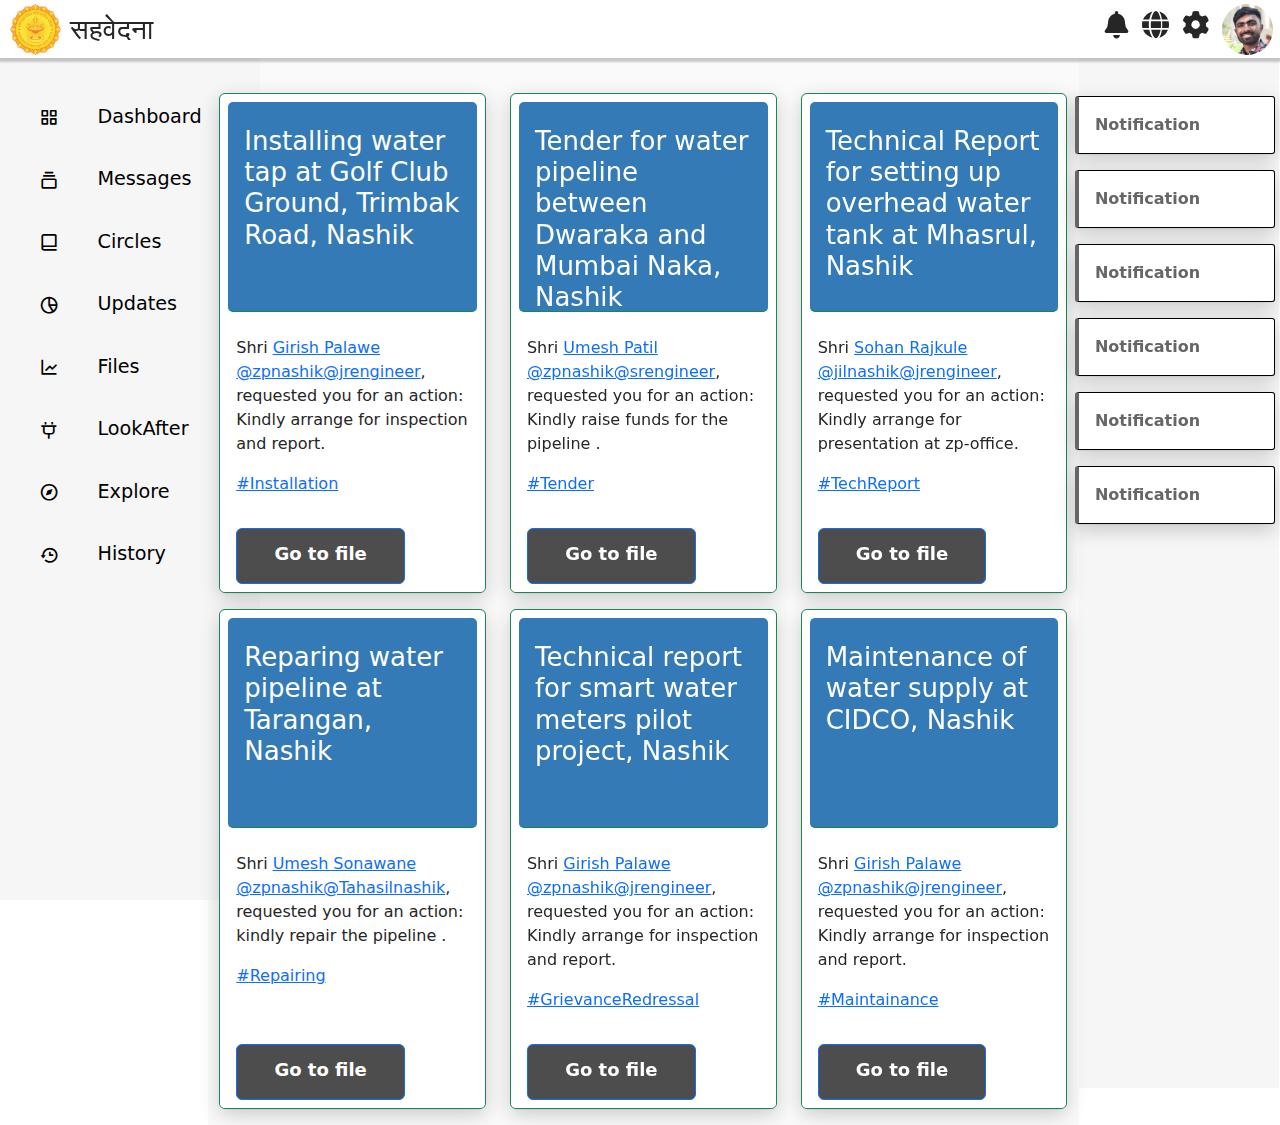
<file: index.html>
<!DOCTYPE html>
<html lang="en" dir="ltr">

<head>
    <meta charset="UTF-8" />
    <meta name="viewport" content="width=device-width, initial-scale=1.0" />

    <!-- Icons  -->
    <link href='https://unpkg.com/boxicons@2.0.7/css/boxicons.min.css' rel='stylesheet' />
    <link rel="stylesheet" href="https://cdnjs.cloudflare.com/ajax/libs/font-awesome/6.3.0/css/all.min.css" />

    <!--Google Font Open Sans-->
    <link href='https://fonts.googleapis.com/css?family=Open Sans' rel='stylesheet' />

    <!-- Bootstrap CSS  -->
    <link href="https://cdn.jsdelivr.net/npm/bootstrap@5.3.0-alpha1/dist/css/bootstrap.min.css" rel="stylesheet" />

    <!-- Stylesheet  -->
    <link rel="stylesheet" href="dashboard.css" />
</head>

<body>
    <!-- topbar  -->
    <div class="topbar">
        <img src="images/govt.png" alt="" class="gov-logo">
        <h3 class="main-head">सहवेदना</h3>
        <img src="images/mama.jpg" alt="" class="user-profile">
        <i class="fa fa-gear "></i>
        <i class="fa-solid fa-globe"></i>
        <i class="fa-solid fa-bell"></i>
    </div>
    <!-- topbar ends -->

    <!--Left SideBar-->
    <div class="sidebar">
        <ul class="nav-links">
            <li id="menu-btn">
                <i class='bx bx-menu'></i>
            </li>
            <li>
                <a href="#">
                    <i class='bx bx-grid-alt'></i>
                    <span class="link_name">Dashboard</span>
                </a>

                <ul class="sub-menu blank">
                    <li><a class="link_name" href="#">HOME</a></li>
                </ul>
            </li>
            <li>
                <div class="iocn-link">
                    <a href="#">
                        <i class='bx bx-collection'></i>
                        <span class="link_name">Messages</span>
                    </a>

            </li>
            <li>
                <div class="iocn-link">
                    <a href="#">
                        <i class='bx bx-book-alt'></i>
                        <span class="link_name">Circles</span>
                    </a>

            </li>
            <li>
                <a href="#">
                    <i class='bx bx-pie-chart-alt-2'></i>
                    <span class="link_name">Updates</span>
                </a>
                <ul class="sub-menu blank">
                    <li><a class="link_name" href="#">Updates</a></li>
                </ul>
            </li>
            <li>
                <a href="#">
                    <i class='bx bx-line-chart'></i>
                    <span class="link_name">Files</span>
                </a>
                <ul class="sub-menu blank">
                    <li><a class="link_name" href="#">Files</a></li>
                </ul>
            </li>
            <li>
                <div class="iocn-link">
                    <a href="#">
                        <i class='bx bx-plug'></i>
                        <span class="link_name">LookAfter</span>
                    </a>

            </li>
            <li>
                <a href="#">
                    <i class='bx bx-compass'></i>
                    <span class="link_name">Explore</span>
                </a>
                <ul class="sub-menu blank">
                    <li><a class="link_name" href="#">Explore</a></li>
                </ul>
            </li>
            <li>
                <a href="#">
                    <i class='bx bx-history'></i>
                    <span class="link_name">History</span>
                </a>
                <ul class="sub-menu blank">
                    <li><a class="link_name" href="#">History</a></li>
                </ul>
            </li>

        </ul>
    </div>
    <!--Left SideBar Ends-->

    <div class="container">
        <!-- Cards section starts  -->
        <div class="middlepane">
            <div class="row">
                <div class="col-md-4">
                    <div class="card border-success mb-3" style="max-width: 18rem;">
                        <div class="card-header  border-success">
                            <h5 class="card-title">Installing water tap at Golf Club Ground, Trimbak Road, Nashik</h5>

                        </div>
                        <div class="card-body">

                            <p class="card-text">Shri <a href="">Girish Palawe @zpnashik@jrengineer</a>, requested you
                                for an action: Kindly arrange for inspection and report.
                            </p>
                            <p class="card-text"> <a href="">#Installation</a>
                            </p>
                        </div>
                        <div class="card-footer">
                            <a href="filepage.html" class="btn btn-primary">Go to file</a>
                        </div>
                    </div>
                </div>

                <div class="col-md-4">
                    <div class="card border-success mb-3" style="max-width: 18rem;">
                        <div class="card-header  border-success">
                            <h5 class="card-title">Tender for water pipeline between Dwaraka and Mumbai Naka, Nashik
                            </h5>

                        </div>
                        <div class="card-body">

                            <p class="card-text">Shri <a href="">Umesh Patil @zpnashik@srengineer</a>, requested you for
                                an action: Kindly raise funds for the pipeline .
                            </p>
                            <p class="card-text"> <a href="">#Tender</a>
                            </p>
                        </div>
                        <div class="card-footer">
                            <a href="#" class="btn btn-primary">Go to file</a>
                        </div>
                    </div>
                </div>

                <div class="col-md-4">
                    <div class="card border-success mb-3" style="max-width: 18rem;">
                        <div class="card-header  border-success">
                            <h5 class="card-title">Technical Report for setting up overhead water tank at Mhasrul,
                                Nashik</h5>
                            <!-- <p class="card-text">Lorem ipsum dolor sit amet consectetur adipisicing elit. Consequatur
                                quo beatae
                                impedit, neque repellat praesentium omnis animi nisi nemo quidem tempore aut eligendi
                            </p> -->
                        </div>
                        <div class="card-body">

                            <p class="card-text">Shri <a href="">Sohan Rajkule @jilnashik@jrengineer</a>, requested you
                                for an action: Kindly arrange for presentation at zp-office.
                            </p>
                            <p class="card-text"> <a href="">#TechReport</a>
                            </p>
                        </div>
                        <div class="card-footer">
                            <a href="#" class="btn btn-primary">Go to file</a>
                        </div>
                    </div>
                </div>
            </div>

            <div class="row">
                <div class="col-md-4">
                    <div class="card border-success mb-3" style="max-width: 18rem;">
                        <div class="card-header  border-success">
                            <h5 class="card-title">Reparing water pipeline at Tarangan, Nashik</h5>

                        </div>
                        <div class="card-body">

                            <p class="card-text">Shri <a href="">Umesh Sonawane @zpnashik@Tahasilnashik</a>, requested
                                you for an action: kindly repair the pipeline .
                            </p>
                            <p class="card-text"> <a href="">#Repairing</a>
                            </p>
                        </div>
                        <div class="card-footer">
                            <a href="#" class="btn btn-primary">Go to file</a>
                        </div>
                    </div>
                </div>

                <div class="col-md-4">
                    <div class="card border-success mb-3" style="max-width: 18rem;">
                        <div class="card-header  border-success">
                            <h5 class="card-title">Technical report for smart water meters pilot project, Nashik</h5>

                        </div>
                        <div class="card-body">

                            <p class="card-text">Shri <a href="">Girish Palawe @zpnashik@jrengineer</a>, requested you
                                for an action: Kindly arrange for inspection and report.
                            </p>
                            <p class="card-text"> <a href="">#GrievanceRedressal</a>
                            </p>
                        </div>
                        <div class="card-footer">
                            <a href="#" class="btn btn-primary">Go to file</a>
                        </div>
                    </div>
                </div>

                <div class="col-md-4">
                    <div class="card border-success mb-3" style="max-width: 18rem;">
                        <div class="card-header  border-success">
                            <h5 class="card-title">Maintenance of water supply at CIDCO, Nashik</h5>
                            <!-- <p class="card-text">Lorem ipsum dolor sit amet consectetur adipisicing elit. Consequatur
                                quo beatae
                                impedit, neque repellat praesentium omnis animi nisi nemo quidem tempore aut eligendi
                            </p> -->
                        </div>
                        <div class="card-body">

                            <p class="card-text">Shri <a href="">Girish Palawe @zpnashik@jrengineer</a>, requested you
                                for an action: Kindly arrange for inspection and report.
                            </p>
                            <p class="card-text"> <a href="">#Maintainance</a>
                            </p>
                        </div>
                        <div class="card-footer">
                            <a href="#" class="btn btn-primary">Go to file</a>
                        </div>
                    </div>
                </div>
            </div>
        </div>
        <!-- Cards section starts  ends -->

        <!-- <div class="middlepane">
            <div class="card border-success mb-3" style="max-width: 18rem;">
                <div class="card-header  border-success">Reparing damaged pipeline at tarangan, Trimbak road, Nashik
                </div>
                <div class="card-body text-success">
                    <h5 class="card-title">Success card title</h5>
                    <p class="card-text">Lorem ipsum dolor sit amet consectetur adipisicing elit. Consequatur quo beatae
                        impedit, neque repellat praesentium omnis animi nisi nemo quidem tempore aut eligendi voluptatum
                        corporis assumenda dicta! Doloremque, quam natus!</p>
                </div>
                <div class="card-footer  border-success">
                    <a href="#" class="btn btn-primary">Go to file</a>
                </div>
            </div>
        </div> -->
    </div>

    <!-- Right notification section starts -->
    <div class="rightpane">
        <!-- <h1>Lorem ipsum dolor sit amet consectetur, adipisicing elit. Sunt officia consequatur fugiat unde commodi
            libero perferendis iusto eveniet quo omnis.</h1> -->
        <div class="alert" role="alert">
            Notification
        </div>

        <div class="alert" role="alert">
            Notification
        </div>

        <div class="alert" role="alert">
            Notification
        </div>

        <div class="alert" role="alert">
            Notification
        </div>
        <div class="alert" role="alert">
            Notification
        </div>

        <div class="alert" role="alert">
            Notification
        </div>


    </div>
    <!-- Right notification section ends  -->


    <!-- bootstrap JS  -->
    <script src="https://cdn.jsdelivr.net/npm/bootstrap@5.3.0-alpha1/dist/js/bootstrap.bundle.min.js"></script>
</body>

</html>
</file>
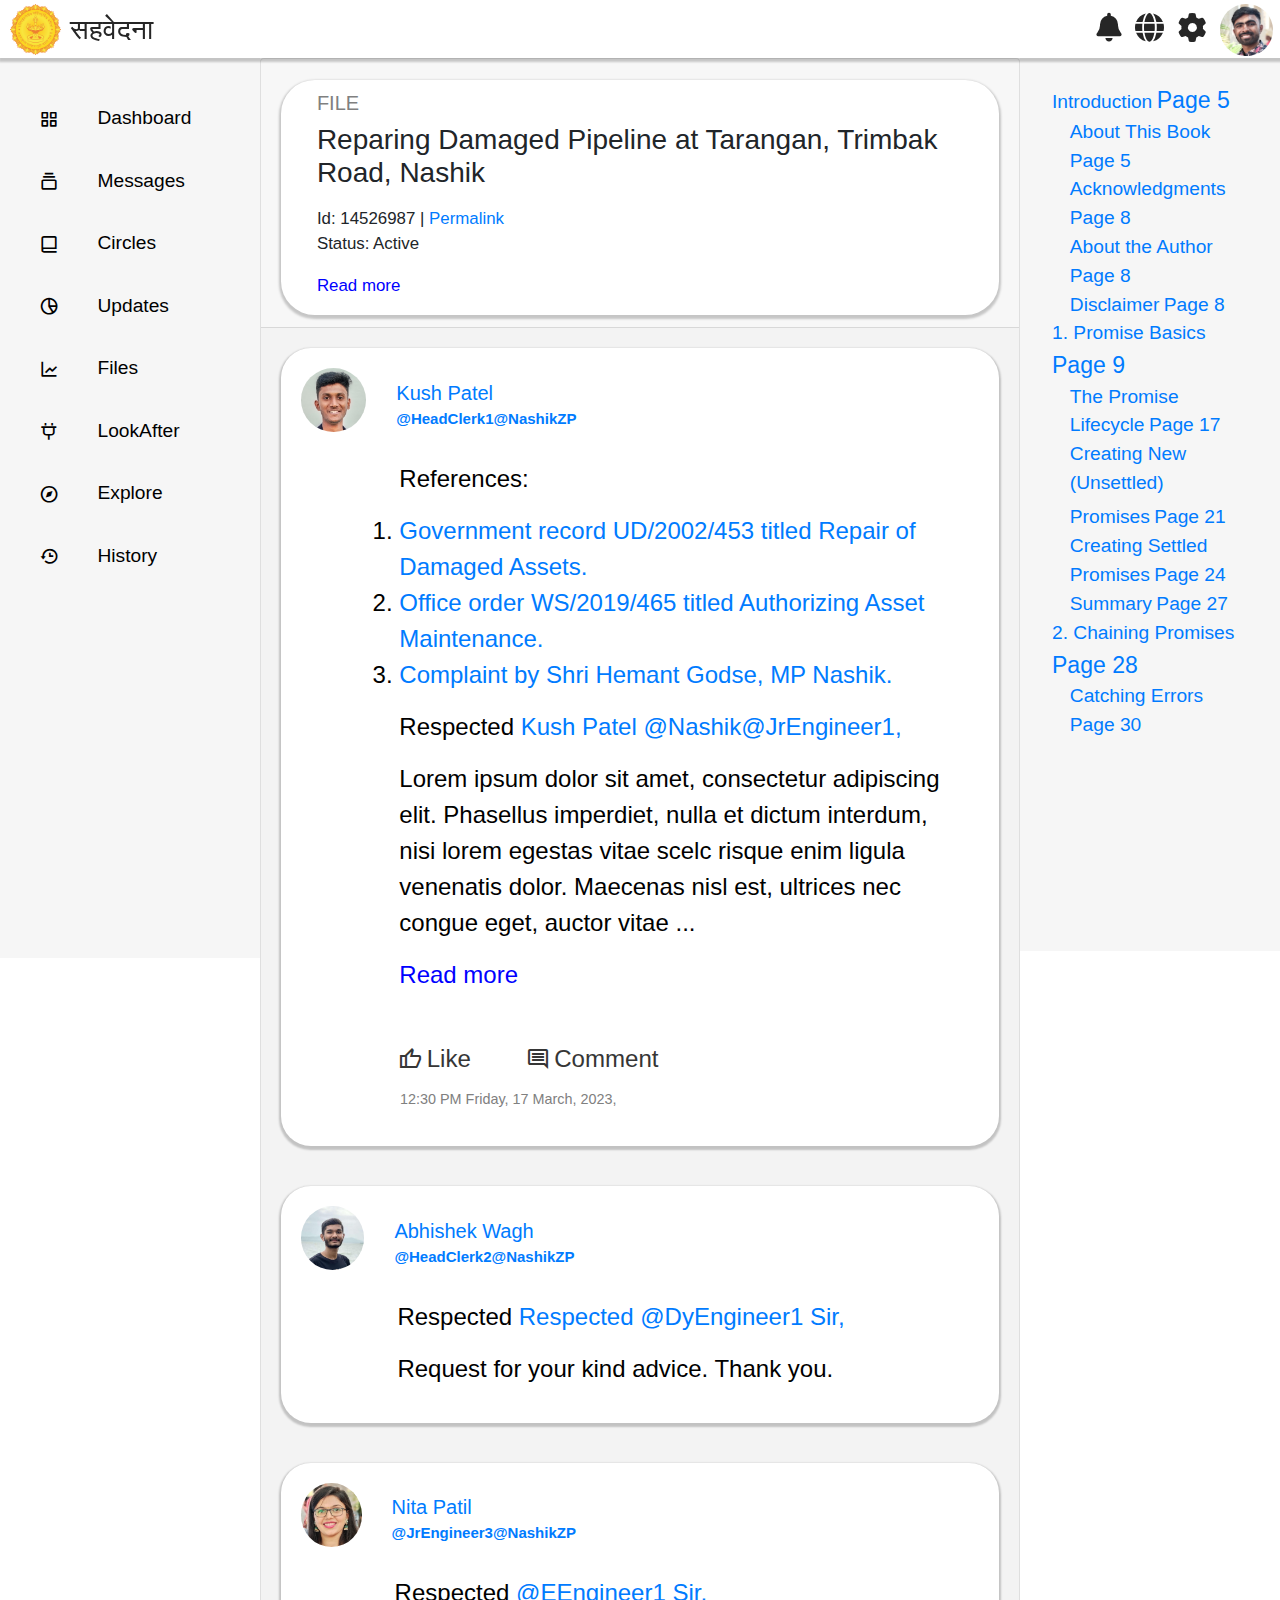
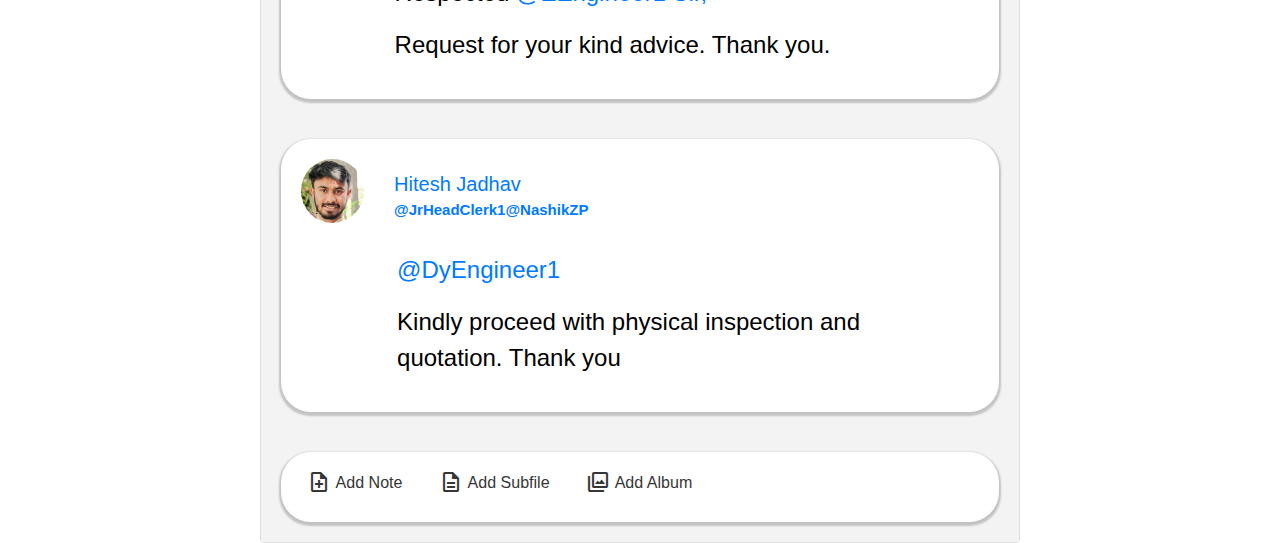
<file: filepage.html>
<!DOCTYPE html>
<html lang="en">

<head>
    <meta charset="UTF-8">
    <meta http-equiv="X-UA-Compatible" content="IE=edge">
    <meta name="viewport" content="width=device-width, initial-scale=1.0">
    <title>Document</title>
    <meta charset="UTF-8" />
    <title>CodingLab </title>
    <link rel="stylesheet" href="file.css" />
    <!-- Boxiocns CDN Link -->
    <link href='https://unpkg.com/boxicons@2.0.7/css/boxicons.min.css' rel='stylesheet' />
    <!-- <img src="./images/govt.png"class="gov"> -->
    <meta name="viewport" content="width=device-width, initial-scale=1.0" />
    <link rel="stylesheet" href="https://cdnjs.cloudflare.com/ajax/libs/font-awesome/6.3.0/css/all.min.css" />

    <!--Google Font Open Sans-->
    <link href='https://fonts.googleapis.com/css?family=Open Sans' rel='stylesheet' />

    <script src="https://cdn.jsdelivr.net/npm/bootstrap@5.0.2/dist/js/bootstrap.bundle.min.js"
        integrity="sha384-MrcW6ZMFYlzcLA8Nl+NtUVF0sA7MsXsP1UyJoMp4YLEuNSfAP+JcXn/tWtIaxVXM"
        crossorigin="anonymous"></script>

    <link href="https://cdn.jsdelivr.net/npm/bootstrap@5.0.2/dist/css/bootstrap.min.css" rel="stylesheet"
        integrity="sha384-EVSTQN3/azprG1Anm3QDgpJLIm9Nao0Yz1ztcQTwFspd3yD65VohhpuuCOmLASjC" crossorigin="anonymous">

    <!--Material icons-->
    <link href="https://fonts.googleapis.com/icon?family=Material+Icons" rel="stylesheet" />
    <link rel="stylesheet"
        href="https://fonts.googleapis.com/css2?family=Material+Symbols+Outlined:opsz,wght,FILL,GRAD@20..48,100..700,0..1,-50..200" />

    <script src="https://cdn.jsdelivr.net/npm/jquery@3.6.3/dist/jquery.slim.min.js"></script>
    <script src="https://cdn.jsdelivr.net/npm/bootstrap@4.6.2/dist/js/bootstrap.bundle.min.js"></script>
    <link rel="stylesheet" href="https://cdn.jsdelivr.net/npm/bootstrap@4.6.2/dist/css/bootstrap.min.css">
</head>

<body>
    <!-- topbar  -->

    <div class="topbar">
        <img src="images/govt.png" alt="" class="gov-logo">

        <h3 class="main-head">सहवेदना</h3>

        <img src="images/mama.jpg" alt="" class="user-profile">
        <i class="fa fa-gear "></i>
        <i class="fa-solid fa-globe"></i>
        <i class="fa-solid fa-bell"></i>
    </div>

    <!-- topbar ends -->

    <div>
        <!--Left Bar-->
        <div class="sidebar">
            <ul class="nav-links">
                <li id="menu-btn">
                    <i class='bx bx-menu'></i>
                </li>

                <li>
                    <a href="dashboard.html">
                        <i class='bx bx-grid-alt'></i>
                        <span class="link_name">Dashboard</span>
                    </a>

                    <ul class="sub-menu blank">
                        <li><a class="link_name" href="#">HOME</a></li>
                    </ul>
                </li>
                <li>
                    <div class="iocn-link">
                        <a href="#">
                            <i class='bx bx-collection'></i>
                            <span class="link_name">Messages</span>
                        </a>

                </li>
                <li>
                    <div class="iocn-link">
                        <a href="#">
                            <i class='bx bx-book-alt'></i>
                            <span class="link_name">Circles</span>
                        </a>

                </li>
                <li>
                    <a href="#">
                        <i class='bx bx-pie-chart-alt-2'></i>
                        <span class="link_name">Updates</span>
                    </a>
                    <ul class="sub-menu blank">
                        <li><a class="link_name" href="#">Updates</a></li>
                    </ul>
                </li>
                <li>
                    <a href="#">
                        <i class='bx bx-line-chart'></i>
                        <span class="link_name">Files</span>
                    </a>
                    <ul class="sub-menu blank">
                        <li><a class="link_name" href="#">Files</a></li>
                    </ul>
                </li>
                <li>
                    <div class="iocn-link">
                        <a href="#">
                            <i class='bx bx-plug'></i>
                            <span class="link_name">LookAfter</span>
                        </a>

                </li>
                <li>
                    <a href="#">
                        <i class='bx bx-compass'></i>
                        <span class="link_name">Explore</span>
                    </a>
                    <ul class="sub-menu blank">
                        <li><a class="link_name" href="#">Explore</a></li>
                    </ul>
                </li>
                <li>
                    <a href="#">
                        <i class='bx bx-history'></i>
                        <span class="link_name">History</span>
                    </a>
                    <ul class="sub-menu blank">
                        <li><a class="link_name" href="#">History</a></li>
                    </ul>
                </li>

            </ul>
        </div>
        <!--Left Bar Ends-->

        <!--Main File-->
        <section class="home-section">
            <div class="card text-center" id="card-display">
                <div class="card-header">
                    <div class="main-card">
                        <div class="inner-card">
                            <h5>FILE</h5>
                            <h3>Reparing Damaged Pipeline at Tarangan, Trimbak Road, Nashik</h3>
                            <div class="metadata">
                                <p>
                                <ul class="listdata">
                                    <li><b>Id: 14526987 | <a href="">Permalink</a></b></li>
                                    <li><b>Status: Active</b></li><span id="dots"></span>
                                    <span id="more">

                                        <li>Location: <a href="">Tarangan</a>, Nashik</li>
                                        <li>Started on: 12 Jan 2022</li>
                                        <li> Key Departments: <a href="">Water Supply Department</a>,
                                            <a href="">Public Works Department</a>
                                        </li>
                                        <li>Key People: <a href="">Ashima Mittal @NashikZP@CEO</a>,<a href="">Kapil Dev
                                                @Nashik@AdditionalCEO</a>,<a href="">Hemant Godse
                                            </a>,<a href="">Tukaram Patil</a> -
                                            PublicRepresentative</li>
                                        <li>Participants: <a href="">Abhishek Patel @Nashik@JrEngineer1</a>,<a
                                                href="">Umesh
                                                Patil @Nashik@SrEngineer1</a>,
                                            <a href="">Umesh Sonavane @Nashik@SrEngineer2</a>
                                        </li>


                                    </span>
                                </ul>
                                <button onclick="myFunction1()" class="fileReadMore1" id="fileBtn">Read more</button>
                                </p>

                            </div>
                        </div>
                    </div>
                </div>

                <div class="card-body">
                    <div class="file-body">
                        <div class="post">
                            <div class="post__avatar">
                                <img src="images/umesh.jpg" />
                            </div>

                            <div class="post__body">

                                <div class="post__header">

                                    <div class="post__headerText">

                                        <h3>
                                            <a href="">Kush Patel</a>
                                            <span class="post__headerSpecial"><span class="material-icons post__badge">
                                                    verified
                                                </span><br><a href="">@HeadClerk1@NashikZP</a></span>
                                        </h3>
                                    </div><br>
                                    <div class="post__headerDescription">
                                        <div class="main-letter">

                                            <p>References:
                                            <ol>
                                                <li><a href="">Government record UD/2002/453 titled Repair of
                                                        Damaged
                                                        Assets.</a></li>
                                                <li> <a href="">Office order WS/2019/465 titled Authorizing Asset
                                                        Maintenance.</a></li>
                                                <li> <a href="">Complaint by Shri Hemant Godse, MP Nashik.</a></li>
                                            </ol>
                                            </p>
                                            <p>Respected <a href="">Kush Patel @Nashik@JrEngineer1,</a></p>
                                            <p>Lorem ipsum dolor sit amet, consectetur adipiscing elit. Phasellus
                                                imperdiet,
                                                nulla et dictum
                                                interdum,
                                                nisi lorem egestas vitae scelc risque enim ligula venenatis dolor.
                                                Maecenas
                                                nisl
                                                est, ultrices nec
                                                congue
                                                eget, auctor vitae <span id="letter">...</span><span id="expand">e
                                                    massa.
                                                    Fusce
                                                    luctus vestibulum
                                                    augue
                                                    ut
                                                    aliquet. Nunc sagittis dictum nisi, sed ullamcorper ipsum
                                                    dignissim
                                                    ac.
                                                    In
                                                    at libero sed nunc
                                                    venenatis
                                                    imperdiet sed ornare turpis. Donec vitae dui eget tellus gravida
                                                    venenatis.
                                                    Integer fringilla
                                                    congue
                                                    eros non fermentum. Sed dapibus pulvinar nibh tempor
                                                    porta.</span>
                                            </p>
                                            <button onclick="myFunction2('letter','expand','letterBtn')"
                                                class="fileReadMore2" id="letterBtn">Read
                                                more</button>
                                            <br><br>
                                            <div class="btn-text-left">
                                                <button class="button-60" role="button" id="commentBtn"><span
                                                        class="material-symbols-outlined">
                                                        thumb_up
                                                    </span>Like</button>
                                                <button class="button-60" role="button" id="commentBtn"><span
                                                        class="material-symbols-outlined">
                                                        comment
                                                    </span>Comment</button>
                                                <br>
                                                <p class="time">12:30 PM Friday, 17 March, 2023,</p>
                                            </div>
                                        </div>
                                    </div>

                                </div>
                            </div>

                        </div>
                    </div>
                </div>

                <div class="card-body">
                    <div class="file-body">
                        <div class="post">
                            <div class="post__avatar">
                                <img src="images/kush.jpeg" />
                            </div>

                            <div class="post__body">

                                <div class="post__header">

                                    <div class="post__headerText">

                                        <h3>
                                            <a href="">Abhishek Wagh</a>
                                            <span class="post__headerSpecial"><span class="material-icons post__badge">
                                                    verified
                                                </span><br><a href="">@HeadClerk2@NashikZP</a></span>
                                        </h3>
                                    </div><br>
                                    <div class="post__headerDescription">
                                        <div class="main-letter">

                                            <p>Respected <a href="">Respected @DyEngineer1 Sir,</a></p>

                                            <p>Request for your kind advice. Thank you.</p>

                                        </div>
                                    </div>

                                </div>
                            </div>

                        </div>
                    </div>
                </div>

                <div class="card-body">
                    <div class="file-body">
                        <div class="post">
                            <div class="post__avatar">
                                <img src="images/rutu.jpg" />
                            </div>

                            <div class="post__body">

                                <div class="post__header">

                                    <div class="post__headerText">

                                        <h3>
                                            <a href="">Nita Patil</a>
                                            <span class="post__headerSpecial"><span class="material-icons post__badge">
                                                    verified
                                                </span><br><a href="">@JrEngineer3@NashikZP</a></span>
                                        </h3>
                                    </div><br>
                                    <div class="post__headerDescription">
                                        <div class="main-letter">

                                            <p>Respected <a href="">@EEngineer1 Sir,</a></p>

                                            <p>Request for your kind advice. Thank you.</p>

                                        </div>
                                    </div>

                                </div>
                            </div>

                        </div>
                    </div>
                </div>

                <div class="card-body">
                    <div class="file-body">
                        <div class="post">
                            <div class="post__avatar">
                                <img src="images/sohan.jpg" />
                            </div>

                            <div class="post__body">

                                <div class="post__header">

                                    <div class="post__headerText">

                                        <h3>
                                            <a href="">Hitesh Jadhav</a>
                                            <span class="post__headerSpecial"><span class="material-icons post__badge">
                                                    verified
                                                </span><br><a href="">@JrHeadClerk1@NashikZP</a></span>
                                        </h3>
                                    </div><br>
                                    <div class="post__headerDescription">
                                        <div class="main-letter">

                                            <p><a href="">@DyEngineer1</a></p>

                                            <p>Kindly proceed with physical inspection and quotation. Thank you</p>

                                        </div>
                                    </div>

                                </div>
                            </div>

                        </div>
                    </div>
                </div>
                <div id="card-body-main">
                </div>

                <div class="card-body">
                    <div class="file-body">
                        <div class="post">
                            <div class="post__body">
                                <button class="button-60" role="button" id="commentBtn" onclick="addCard()"><span
                                        class="material-symbols-outlined">
                                        note_add
                                    </span>Add Note</button>

                                <button class="button-60" role="button" id="commentBtn"><span
                                        class="material-symbols-outlined">
                                        description
                                    </span>Add Subfile</button>

                                <button class="button-60" role="button" id="commentBtn"><span
                                        class="material-symbols-outlined">
                                        photo_library
                                    </span>Add Album</button>
                            </div>

                        </div>
                    </div>
                </div>

                <!--footer ends-->




        </section>

        <!--Right pane-->
        <div class="right-pane">
            <ol class="toc-list" role="list">

                <li>
                    <a href="#Introduction">
                        <span class="title">Introduction</span>
                        <span class="page"><span class="visually-hidden">Page&nbsp;5</span>
                    </a>
                    <ol role="list">

                        <li>
                            <a href="#Introduction-About-This-Book">
                                <span class="title">About This Book</span>
                                <span class="page">Page&nbsp;5</span>
                            </a>
                        </li>

                        <li>
                            <a href="#Introduction-Acknowledgments">
                                <span class="title">Acknowledgments</span>
                                <span class="page">Page&nbsp;8</span>
                            </a>
                        </li>

                        <li>
                            <a href="#Introduction-About-the-Author">
                                <span class="title">About the Author</span>
                                <span class="page">Page&nbsp;8</span>
                            </a>
                        </li>

                        <li>
                            <a href="#Introduction-Disclaimer">
                                <span class="title">Disclaimer</span>
                                <span class="page">Page&nbsp;8</span>
                            </a>
                        </li>

                    </ol>
                </li>
                <li>
                    <a href="#Promise-Basics">
                        <span class="title">1. Promise Basics</span>
                        <span class="page"><span class="visually-hidden">Page&nbsp;9</span>
                    </a>
                    <ol role="list">

                        <li>
                            <a href="#Promise-Basics-The-Promise-Lifecycle">
                                <span class="title">The Promise Lifecycle</span>
                                <span class="page">Page&nbsp;17</span>
                            </a>
                        </li>

                        <li>
                            <a href="#Promise-Basics-Creating-New-Unsettled-Promises">
                                <span class="title">Creating New (Unsettled) Promises<span class="leaders"
                                        aria-hidden="true"></span></span>
                                <span class="page">Page&nbsp;21</span>
                            </a>
                        </li>

                        <li>
                            <a href="#Promise-Basics-Creating-Settled-Promises">
                                <span class="title">Creating Settled Promises</span>
                                <span class="page">Page&nbsp;24</span>
                            </a>
                        </li>

                        <li>
                            <a href="#Promise-Basics-Summary">
                                <span class="title">Summary</span>
                                <span class="page">Page&nbsp;27</span>
                            </a>
                        </li>

                    </ol>
                </li>
                <li>
                    <a href="#Chaining-Promises">
                        <span class="title">2. Chaining Promises</span>
                        <span class="page"><span class="visually-hidden">Page&nbsp;28</span>
                    </a>
                    <ol role="list">

                        <li>
                            <a href="#Chaining-Promises-Catching-Errors">
                                <span class="title">Catching Errors</span>
                                <span class="page">Page&nbsp;30</span>
                            </a>
                        </li>



                    </ol>
                </li>





            </ol>
            </li>
            </ol>

        </div>
        <!--Right pane ends-->
    </div>
    <!--Main File Ends-->
    <script src="popUp.js"></script>
    <script src="navbarscript.js"></script>
    <script src="subReadMore.js"></script>
    <script src="letterReadMore.js"></script>
    <script src="rightToggleBar.js"></script>




</body>

</html>
</file>
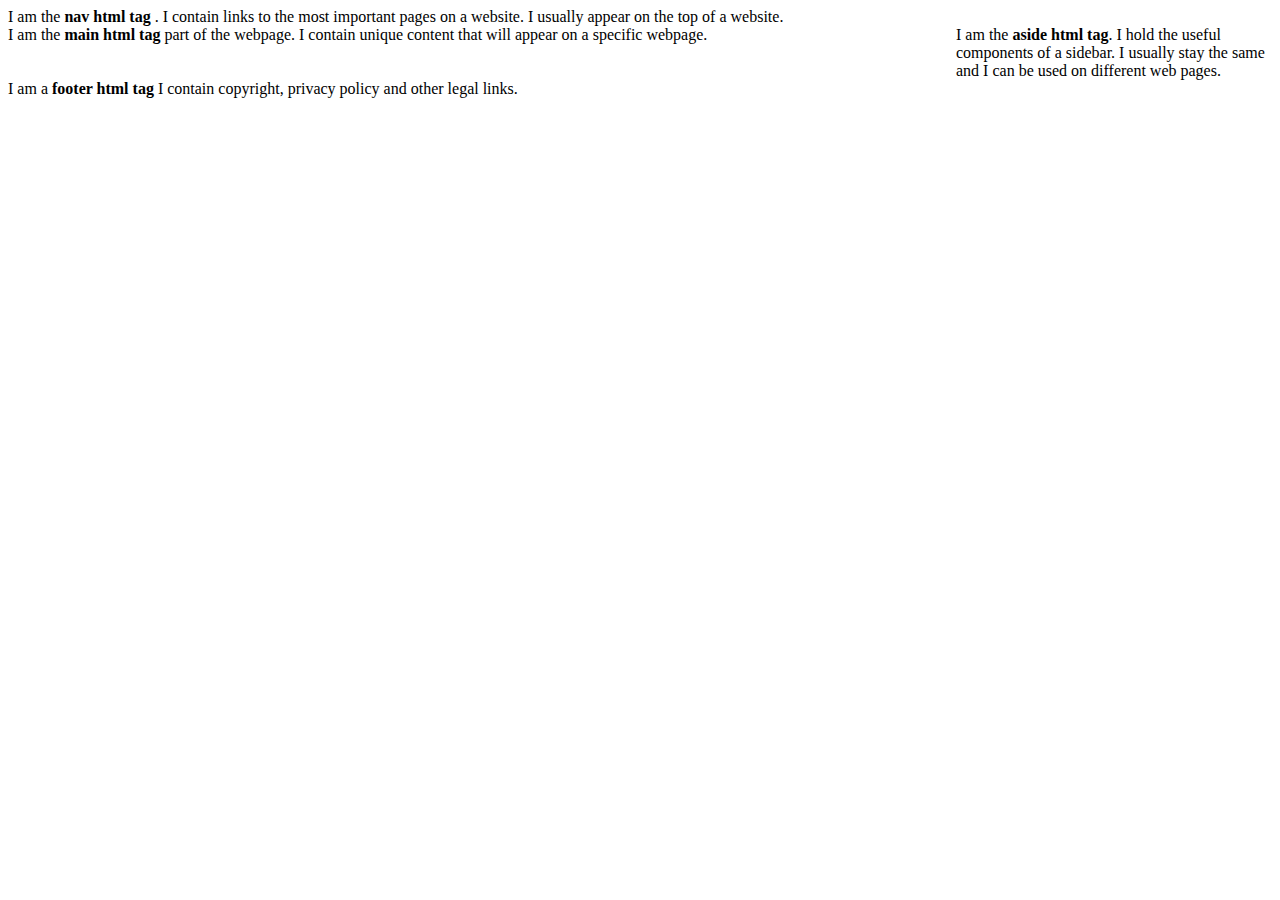
<file: test.html>
<!DOCTYPE html>
<html lang="en">

<head>
    <meta charset="UTF-8">
    <meta http-equiv="X-UA-Compatible" content="IE=edge">
    <meta name="viewport" content="width=device-width, initial-scale=1.0">
    <title>Document</title>
    <style>
        .layout-container {
            display: flex;
        }

        main {
            flex: 3;
        }

        aside {
            flex: 1;
        }
    </style>
</head>

<body>
    <nav>
        I am the <b>nav html tag </b>. I contain links to the most important pages on a website. I usually appear on the
        top of a website.
    </nav>
    <div class="layout-container">
        <main>
            I am the <b>main html tag</b> part of the webpage. I contain unique content that will appear on a specific
            webpage.
        </main>
        <aside>
            I am the <b>aside html tag</b>. I hold the useful components of a sidebar. I usually stay the same and I can
            be used on different web pages.
        </aside>
    </div>
    <footer>
        I am a <b>footer html tag</b> I contain copyright, privacy policy and other legal links.
    </footer>
</body>

</html>
</file>
<file: dashboard.css>
* {
  margin: 0;
  padding: 0;
  box-sizing: border-box;
}



/* Topbar begins */
.topbar {
  margin: 0 auto;
  height: 3.6em;
  background: rgb(255, 255, 255);
  color: #262626;
  padding-top: 0.03125em;
  padding-left: 0.3125em;
  width: 100%;
  z-index: 1;
  position: sticky;
  top: 0;
  box-shadow: 0 2px 2px 1.5px rgba(0, 0, 0, 0.2);
  position: fixed;
}

.main-head {
  display: flex;
}

.topbar i {
  margin-top: 0.4375em;
  margin-right: 0.475em;
  font-size: 1.7em;
  float: right;
}

.gov-logo {
  height: 3.2em;
  width: 3.2em;
  margin-top: 0.1875em;
  margin-left: 0.3125em;
  float: left;
}

.user-profile {
  height: 3.2em;
  width: 3.2em;
  float: right;
  margin-right: 0.4375em;
  margin-top: 0.1875em;
  border-radius: 50%;
}

.main-head {
  float: left;
  margin-left: 0.3125em;
  margin-top: 0.45em;
}

/* Topbar ends  */

/* Sidebar begines  */
.sidebar {
  left: 0;
  height: 100%;
  width: 16.25em;
  transition: all 0.5s ease;
  background-color: rgb(246, 246, 246);
  position: fixed;
  padding-top: 3.5em;
}

#menu-btn {
  display: none;
}

.sidebar.close {
  width: 4.875em;
}

.sidebar .logo-details {
  height: 8em;
  width: 100%;
  display: flex;
  align-items: center;

}

.sidebar .logo-details i {
  font-size: 1.875em;
  color: #ffffff;
  height: 3.125em;
  min-width: 4.875em;
  text-align: center;
  line-height: 3.125em;
}


.sidebar .logo-details .logo_name {
  margin-top: 1.25em;
  font-size: 0.8125em;
  color: #000000;
  font-weight: 600;
  transition: 0.3s ease;
  transition-delay: 0.1s;
  padding: 0.625em;
  font-weight: 550;
}

.sidebar.close .logo-details .logo_name {
  transition-delay: 0s;
  opacity: 0;
  pointer-events: none;
}

.sidebar .nav-links {
  height: 100%;
  padding: 1.875em 0 9.375em 0;
  overflow: auto;
}

.sidebar.close .nav-links {
  overflow: visible;
}

.sidebar .nav-links::-webkit-scrollbar {
  display: none;
}

.sidebar .nav-links li {
  position: relative;
  list-style: none;
  transition: all 0.4s ease;
}

.sidebar .nav-links li:hover {
  background: #c9c9c9;
}

.sidebar .nav-links li .iocn-link {
  display: flex;
  align-items: center;
  justify-content: space-between;
}

.sidebar.close .nav-links li .iocn-link {
  display: block
}

.sidebar .nav-links li i {
  height: 3.125em;
  min-width: 4.875em;
  text-align: center;
  line-height: 3.125em;
  color: #000000;
  font-size: 1.25em;
  cursor: pointer;
  transition: all 0.3s ease;
}

.sidebar .nav-links li.showMenu i.arrow {
  transform: rotate(-180deg);
}

.sidebar.close .nav-links i.arrow {
  display: none;
}

.sidebar .nav-links li a {
  display: flex;
  align-items: center;
  text-decoration: none;
}

.sidebar .nav-links li a .link_name {
  font-size: 1.2em;
  font-weight: 400;
  color: #000000;
  transition: all 0.4s ease;
}

.sidebar.close .nav-links li a .link_name {
  opacity: 0;
  pointer-events: none;
}

.sidebar .nav-links li .sub-menu {
  padding: 0.375em 0.375em 0.875em 5em;
  margin-top: -0.625em;
  background: #1d1b31;
  display: none;
}

.sidebar .nav-links li.showMenu .sub-menu {
  display: block;
}

.sidebar .nav-links li .sub-menu a {
  color: #fff;
  font-size: 1.1em;
  padding: 0.3125em;
  white-space: nowrap;
  opacity: 0.6;
  transition: all 0.3s ease;
}

.sidebar .nav-links li .sub-menu a:hover {
  opacity: 1;
}

.sidebar.close .nav-links li .sub-menu {
  position: absolute;
  left: 100%;
  top: -0.625em;
  margin-top: 0;
  padding: 0.625em 1.25em;
  border-radius: 0 0.375em 0.375em 0;
  opacity: 0;
  display: block;
  pointer-events: none;
  transition: 0s;

}

.sidebar.close .nav-links li:hover .sub-menu {
  top: 0;
  opacity: 1;
  pointer-events: auto;
  transition: all 0.4s ease;
}

.sidebar .nav-links li .sub-menu .link_name {
  display: none;
}

.sidebar.close .nav-links li .sub-menu .link_name {
  font-size: 1.125em;
  opacity: 1;
  display: block;
}

.sidebar .nav-links li .sub-menu.blank {
  opacity: 1;
  pointer-events: auto;
  padding: 0.1875em 1.25em 0.375em 1em;
  opacity: 0;
  pointer-events: none;
}

.sidebar .nav-links li:hover .sub-menu.blank {
  top: 50%;
  transform: translateY(-50%);
}

.one {
  width: 80%;
  margin-left: 10%;
}

.sidebar .profile-details {
  position: fixed;
  bottom: 0;
  width: 16.25em;
  display: flex;
  align-items: center;
  justify-content: space-between;
  background: #1d1b31;
  padding: 0.75em 0;
  transition: all 0.5s ease;
  height: 4.375em;
}

.sidebar.close .profile-details {
  background: none;
}

.sidebar.close .profile-details {
  width: 4.875em;
}

.sidebar .profile-details .profile-content {
  display: flex;
  align-items: center;
}

.sidebar .profile-details img {
  height: 3.25em;
  width: 3.25em;
  object-fit: cover;
  border-radius: 1em;
  margin: 0 0.875em 0 0.75em;
  background: #1d1b31;
  transition: all 0.5s ease;
}

.sidebar.close .profile-details img {
  padding: 10px;
}

.sidebar .profile-details .profile_name,
.sidebar .profile-details .job {
  color: #fff;
  font-size: 1.125em;
  font-weight: 500;
  white-space: nowrap;
}

.sidebar.close .profile-details i,
.sidebar.close .profile-details .profile_name,
.sidebar.close .profile-details .job {
  display: none;
}

.sidebar .profile-details .job {
  font-size: 0.75em;
}

.home-section {
  position: relative;
  background: #ffffff;
  height: 100vh;
  left: 16.25em;
  width: calc(100% - 32.5em);
  transition: all 0.5s ease;
}

.sidebar.close~.home-section {
  left: 4.875em;
  width: calc(100% - 4.875em);
}

.home-section .home-content {
  height: 3.75em;
  display: flex;
  align-items: center;
}

.home-section .home-content .bx-menu,
.home-section .home-content .text {
  color: #11101d;
  font-size: 2.1875em;
}

.home-section .home-content .bx-menu {
  margin: 0 0.9375;
  cursor: pointer;
}

.home-section .home-content .text {
  font-size: 37.5em;
  font-weight: 600;
}

@media (max-width: 420px) {
  .sidebar.close .nav-links li .sub-menu {
    display: none;
  }
}

/* Main container  */
.middlepane {
  width: 78%;
  height: 100%;
  min-width: 50em;
  height: available;
  min-height: 40.625em;
  padding-top: 5.8em;
  padding-left: 1%;
  padding-right: 1%;
  float: left;
  background-color: rgb(250, 250, 250);
  border-collapse: collapse;
  margin-left: 11.3%;
}

.container .card {
  margin-bottom: 20px;
  box-shadow: 0 0.125px 0.25px 0 rgba(0, 0, 0, 0.2), 0 6px 20px 0 rgba(0, 0, 0, 0.19);
}

.container .card .card-header {
  /* background: #f9f5eb; */
  /* background: #d6f3f6; */
  background: #337ab7;
  height: 13.125em;
  color: white;
  margin: 8px;
  border-radius: 5px;
  /* background-color: #efeed3; */
}

.container .card .card-header .card-title {
  font-size: 1.625em;
  font-weight: 450;
  margin-top: 0.625em;
}

.container .card .card-body {
  height: 12.5em;
  background-color: white;
  border-bottom: none;
  color: #262626;
}

.container .card .btn {
  padding: 0.625em;
  width: 9.375em;
  height: 3.125em;
  font-weight: 600;
  font-size: large;
  /* background: #1ecbe1; */
  background-color: rgb(77, 77, 77);
}

.container .card .btn:hover {
  background-color: white;
  color: green;
}

.container .card .card-footer {
  background-color: white;
  border-top: none;
}

.rightpane {
  width: 19.9%;
  height: 100%;
  min-height: 68em;
  background-color: rgb(246, 246, 246);
  border-collapse: collapse;
  margin-left: 80%;
  padding-top: 6em;
  padding-left: 0;
  padding-right: 0;
}

.rightpane .alert {
  margin-right: 0;
  margin-left: 20%;
  max-width: 78.7%;
  background-color: white;
  border-color: #000000;
  border-radius: 3px;
  color: #666666;
  border-left: 4px solid #666666;
  font-weight: 620;
  box-shadow: 0 0.125px 0.25px 0 rgba(0, 0, 0, 0.2), 0 6px 20px 0 rgba(0, 0, 0, 0.19);

}
</file>
<file: file.css>
* {
    margin: 0;
    padding: 0;
    box-sizing: border-box;
}


/* Topbar begins */
.topbar {
    margin: 0 auto;
    height: 3.6em;
    background: rgb(255, 255, 255);
    color: #262626;
    padding-top: 0.03125em;
    padding-left: 0.3125em;
    width: 100%;
    z-index: 1;
    position: sticky;
    top: 0;
    box-shadow: 0 0.125em 0.125em 0.09375em rgba(0, 0, 0, 0.2);
}

.main-head {
    display: flex;
}

.topbar i {
    margin-top: 0.4375em;
    margin-right: 0.475em;
    font-size: 1.8em;
    float: right;
}

.gov-logo {
    height: 3.2em;
    width: 3.2em;
    margin-top: 0.1875em;
    margin-left: 0.3125em;
    float: left;

}

.user-profile {
    height: 3.3em;
    width: 3.3em;
    float: right;
    margin-right: 0.4375em;
    margin-top: 0.1875em;
    border-radius: 50%;
}

.main-head {
    float: left;
    margin-left: 0.3125em;
    margin-top: 0.45em;
}


/* Topbar ends  */


/*side bar*/
.sidebar {
    left: 0;
    height: 100%;
    width: 16.25em;
    transition: all 0.5s ease;
    position: fixed;
    background-color: rgb(246, 246, 246);
    border-collapse: collapse;
}

#menu-btn {
    display: none;
}

.sidebar.close {
    width: 4.875em;
}

.sidebar .logo-details {
    height: 8em;
    width: 100%;
    display: flex;
    align-items: center;

}

.sidebar .logo-details i {
    font-size: 1.875em;
    color: #ffffff;
    height: 3.125em;
    min-width: 4.875em;
    text-align: center;
    line-height: 3.125em;
}


.sidebar .logo-details .logo_name {
    margin-top: 1.25em;
    font-size: 0.8125em;
    color: #000000;
    font-weight: 600;
    transition: 0.3s ease;
    transition-delay: 0.1s;
    padding: 0.625em;
    font-weight: 550;
}

.sidebar.close .logo-details .logo_name {
    transition-delay: 0s;
    opacity: 0;
    pointer-events: none;
}

.sidebar .nav-links {
    height: 100%;
    padding: 1.875em 0 9.375em 0;
    overflow: auto;
}

.sidebar.close .nav-links {
    overflow: visible;
}

.sidebar .nav-links::-webkit-scrollbar {
    display: none;
}

.sidebar .nav-links li {
    position: relative;
    list-style: none;
    transition: all 0.4s ease;
}

.sidebar .nav-links li:hover {
    background: #c9c9c9;
}

.sidebar .nav-links li .iocn-link {
    display: flex;
    align-items: center;
    justify-content: space-between;
}

.sidebar.close .nav-links li .iocn-link {
    display: block
}

.sidebar .nav-links li i {
    height: 3.125em;
    min-width: 4.875em;
    text-align: center;
    line-height: 3.125em;
    color: #000000;
    font-size: 1.25em;
    cursor: pointer;
    transition: all 0.3s ease;
}

.sidebar .nav-links li.showMenu i.arrow {
    transform: rotate(-180deg);
}

.sidebar.close .nav-links i.arrow {
    display: none;
}

.sidebar .nav-links li a {
    display: flex;
    align-items: center;
    text-decoration: none;
}

.sidebar .nav-links li a .link_name {
    font-size: 1.2em;
    font-weight: 400;
    color: #000000;
    transition: all 0.4s ease;
}

.sidebar.close .nav-links li a .link_name {
    opacity: 0;
    pointer-events: none;
}

.sidebar .nav-links li .sub-menu {
    padding: 0.375em 0.375em 0.875em 5em;
    margin-top: -0.625em;
    background: #1d1b31;
    display: none;
}

.sidebar .nav-links li.showMenu .sub-menu {
    display: block;
}

.sidebar .nav-links li .sub-menu a {
    color: #fff;
    font-size: 1.1em;
    padding: 0.3125em;
    white-space: nowrap;
    opacity: 0.6;
    transition: all 0.3s ease;
}

.sidebar .nav-links li .sub-menu a:hover {
    opacity: 1;
}

.sidebar.close .nav-links li .sub-menu {
    position: absolute;
    left: 100%;
    top: -0.625em;
    margin-top: 0;
    padding: 0.625em 1.25em;
    border-radius: 0 0.375em 0.375em 0;
    opacity: 0;
    display: block;
    pointer-events: none;
    transition: 0s;

}

.sidebar.close .nav-links li:hover .sub-menu {
    top: 0;
    opacity: 1;
    pointer-events: auto;
    transition: all 0.4s ease;
}

.sidebar .nav-links li .sub-menu .link_name {
    display: none;
}

.sidebar.close .nav-links li .sub-menu .link_name {
    font-size: 1.125em;
    opacity: 1;
    display: block;
}

.sidebar .nav-links li .sub-menu.blank {
    opacity: 1;
    pointer-events: auto;
    padding: 0.1875em 1.25em 0.375em 1em;
    opacity: 0;
    pointer-events: none;
}

.sidebar .nav-links li:hover .sub-menu.blank {
    top: 50%;
    transform: translateY(-50%);
}

.one {
    width: 80%;
    margin-left: 10%;
}

.sidebar .profile-details {
    position: fixed;
    bottom: 0;
    width: 16.25em;
    display: flex;
    align-items: center;
    justify-content: space-between;
    background: #1d1b31;
    padding: 0.75em 0;
    transition: all 0.5s ease;
    height: 4.375em;
}

.sidebar.close .profile-details {
    background: none;
}

.sidebar.close .profile-details {
    width: 4.875em;
}

.sidebar .profile-details .profile-content {
    display: flex;
    align-items: center;
}

.sidebar .profile-details img {
    height: 3.25em;
    width: 3.25em;
    object-fit: cover;
    border-radius: 1em;
    margin: 0 0.875em 0 0.75em;
    background: #1d1b31;
    transition: all 0.5s ease;
}

.sidebar.close .profile-details img {
    padding: 0.625em;
}

.sidebar .profile-details .profile_name,
.sidebar .profile-details .job {
    color: #fff;
    font-size: 1.125em;
    font-weight: 500;
    white-space: nowrap;
}

.sidebar.close .profile-details i,
.sidebar.close .profile-details .profile_name,
.sidebar.close .profile-details .job {
    display: none;
}

.sidebar .profile-details .job {
    font-size: 0.75em;
}

.home-section {
    position: relative;
    background: #ffffff;
    height: 100vh;
    left: 16.25em;
    right: 16.25em;
    width: calc(100% - 32.5em);
    margin-right: 16.25em;
    transition: all 0.5s ease;
    border: 0px solid black;
}

.sidebar.close~.home-section {
    left: 4.875em;
    width: calc(100% - 4.875em);
}

.home-section .home-content {
    height: 3.75em;
    display: flex;
    align-items: center;
}

.home-section .home-content .bx-menu,
.home-section .home-content .text {
    color: #11101d;
    font-size: 2.1875em;
}

.home-section .home-content .bx-menu {
    margin: 0 0.9375;
    cursor: pointer;
}

.home-section .home-content .text {
    font-size: 37.5em;
    font-weight: 600;
}

@media (max-width: 26.25em) {
    .sidebar.close .nav-links li .sub-menu {
        display: none;
    }
}

/*sections*/
.card-header {
    font-weight: 600;
    font-size: large;
    text-align: left;
    border-radius: 50%;
    background-color: white;
}

.main-card {
    background-color: white;
    border-radius: 1.875em;
    box-shadow: 0 0.125em 0.125em 0.09375em rgba(0, 0, 0, 0.2);
}

.inner-card h3 {
    font-weight: 500;
}

.inner-card {
    margin-left: 5%;
    margin-top: 0.5em;
    padding-top: 0.6250em;
    padding-bottom: 0.0625em;

}

.inner-card h5 {
    color: gray;
}

.metadata {
    font-weight: 300;
    font-size: 0.9375em;
}


#more {
    display: none;
}

.listdata {
    list-style-type: none;
}

.fileReadMore1 {
    border: none;
    background-color: transparent;
    color: blue;
    font-weight: 400;
}

.fileReadMore2 {
    border: none;
    background-color: transparent;
    color: blue;
}



/* post */

.card-body {
    background-color: rgb(243, 243, 243);

}

.file-body {
    margin-top: -1.875em;
    border-radius: 1.875em;
    background-color: #fff;
    box-shadow: 0 0.125em 0.125em 0.09375em rgba(0, 0, 0, 0.2);
}

.post__avatar img {
    border-radius: 50%;
    height: 4em;
    width: auto;
}

#expand {
    display: none;
}


.post {
    overflow-wrap: break-word;
    margin-top: 1.875em;
    display: flex;
    align-items: flex-start;
    border-bottom: 0.25em solid var(--twitter-background);
    padding-bottom: 0.625em;
    /* box-shadow: 0 0.25em 0.5em 0 rgb(0, 0, 0, 0.2), 0 6px 20px 0 rgb(0, 0, 0, .19); */
}

.post__body img {
    /* width: 450px;
    object-fit: contain; */
    border-radius: 1.25em;
}

.post__footer {
    display: block;
    margin-top: 0.9375em;

}

#comment_box {
    margin-left: 0.125em;
    margin-right: 0.9375em;
    width: 25em;
    border-radius: 1.25em;
}

.commentandfile {
    display: flex;
}

#note_box {
    margin-top: 0.9375em;
    margin-left: 0.125em;
    width: 37.5em;
}

.post__badge {
    font-size: 0.875em !important;
    color: rgb(28, 171, 227);
    margin-right: 0.3125em;
}


.post__headerSpecial {
    font-weight: 600;
    font-size: 0.75em;
    color: gray;
}

.post__headerText h3 {
    font-size: 1.25em;
    margin-top: 1.125em;
}

.post__headerDescription {
    margin-bottom: 0.625em;
    font-size: 1.5em;
    padding-right: 0.9375em;
    margin-left: 0.125em;
    color: black;
    box-sizing: border-box;
}

.post__headerDescription h6 {
    font-size: 1.1em;
}

.main_letter {
    text-align: left;

}

.post__body {
    text-align: left;
    text-justify: inter-word;
    flex: 1;
    padding: 0.625em;
}

.post__avatar {

    padding: 1.25em;
}

.attach_file {
    margin-top: 0.3125em;
}

.footer_text {
    font-size: 0.9375em;
    margin-top: 0.125em;
    margin-left: 0.1875em;
}

/*comment button*/
.button-60 {
    align-items: center;
    appearance: none;
    background-color: #fff;
    border: none;
    border-radius: .375em;
    box-shadow: none;
    box-sizing: border-box;
    color: #363636;
    cursor: pointer;
    display: inline-flex;
    font-size: 1.0037em;
    height: 2.5em;
    justify-content: center;
    line-height: 1.5;
    padding: calc(.5em - 0.0625em) 1em;
    position: relative;
    text-align: center;
    user-select: none;
    -webkit-user-select: none;
    touch-action: manipulation;
    vertical-align: top;
    white-space: nowrap;
}

.material-symbols-outlined {
    margin-right: 0.1875em;
}

.btn-text-left {
    text-align: left;
    margin-left: -1.05em;
}

/*commment button end*/

/*Pop up box*/

#overlay {
    width: 100%;
    height: 100%;
    top: 0;
    left: 0;
    position: fixed;
    display: none;
    opacity: 1;
    z-index: 2;
}

.overlay-active {
    display: block !important;
}

.pop-up {
    display: none;
    z-index: 4;
}

.container .pop-up-active {
    display: block !important;
}

.pop-body {
    background: white;
    padding: 1.25em;
    width: 50%;
    position: absolute;
    left: 50%;
    top: 50%;
    -webkit-transform: translateX(-50%) translatey(-50%);
    -moz-transform: translateX(-50%) translatey(-50%);
    transform: translateX(-50%) translatey(-50%);
    opacity: 0.9;
    -webkit-box-shadow: 0em 0em 0.4375em 0.1875em rgba(0, 0, 0, 0.75);
    -moz-box-shadow: 0em 0em 0.4375em 0.1875em rgba(0, 0, 0, 0.75);
    box-shadow: 0em 0em 0.4375em 0.1875em rgba(0, 0, 0, 0.75);
    z-index: 333;
}

.pop-body h3 {
    text-transform: uppercase;
    display: block;
}

.pop-body p {
    text-align: justify;
}

.btn-close {
    border: none;
    float: right;
    display: inline-block;
    background: none;
    font-weight: bold;
}

.add-note {
    margin-top: -1.875em;
    border-radius: 1.875em;
    background-color: #fff;
}

.slide li a {
    text-decoration: none;
    color: #2d2f31;
}

nav {
    width: 300px;
    background: #d9d9d9;
    margin: 40px auto;
}

.note-head {
    padding: 30px;
    background: #2d2f31;
    color: white;
    font-size: 1.2em;
    font-variant: small-caps;
    cursor: pointer;
    display: block;
}

.note-head::after {
    float: right;
    right: 10%;
    content: "+";
}

.slide {
    clear: both;
    width: 100%;
    height: 0px;
    overflow: hidden;
    text-align: center;
    transition: height .4s ease;
}

.slide li {
    padding: 30px;
}


#touch {
    position: absolute;
    opacity: 0;
    height: 0px;
}

#touch:checked+.slide {
    height: 300px;
}

.dropdown-menu {
    display: flex;
}

.time {
    font-size: 0.6em;
    margin-left: 1.8em;
    color: gray;
}

/*post ends*/

/*right side bar*/


.right-pane {
    position: fixed;
    right: 0;
    top: 0;
    margin-top: 4%;
    width: 16.25em;
    height: 100%;
    background-color: rgb(246, 246, 246);
}

.toc-list,
.toc-list ol {
    list-style-type: none;

}

.toc-list {
    padding: 2em;
}

.toc-list ol {
    padding-inline-start: 2ch;

}

.toc-list span {
    font-size: 1.2em;
}

/* a:link {
    text-decoration: none;
} */

/*right bar ends*/
</file>
